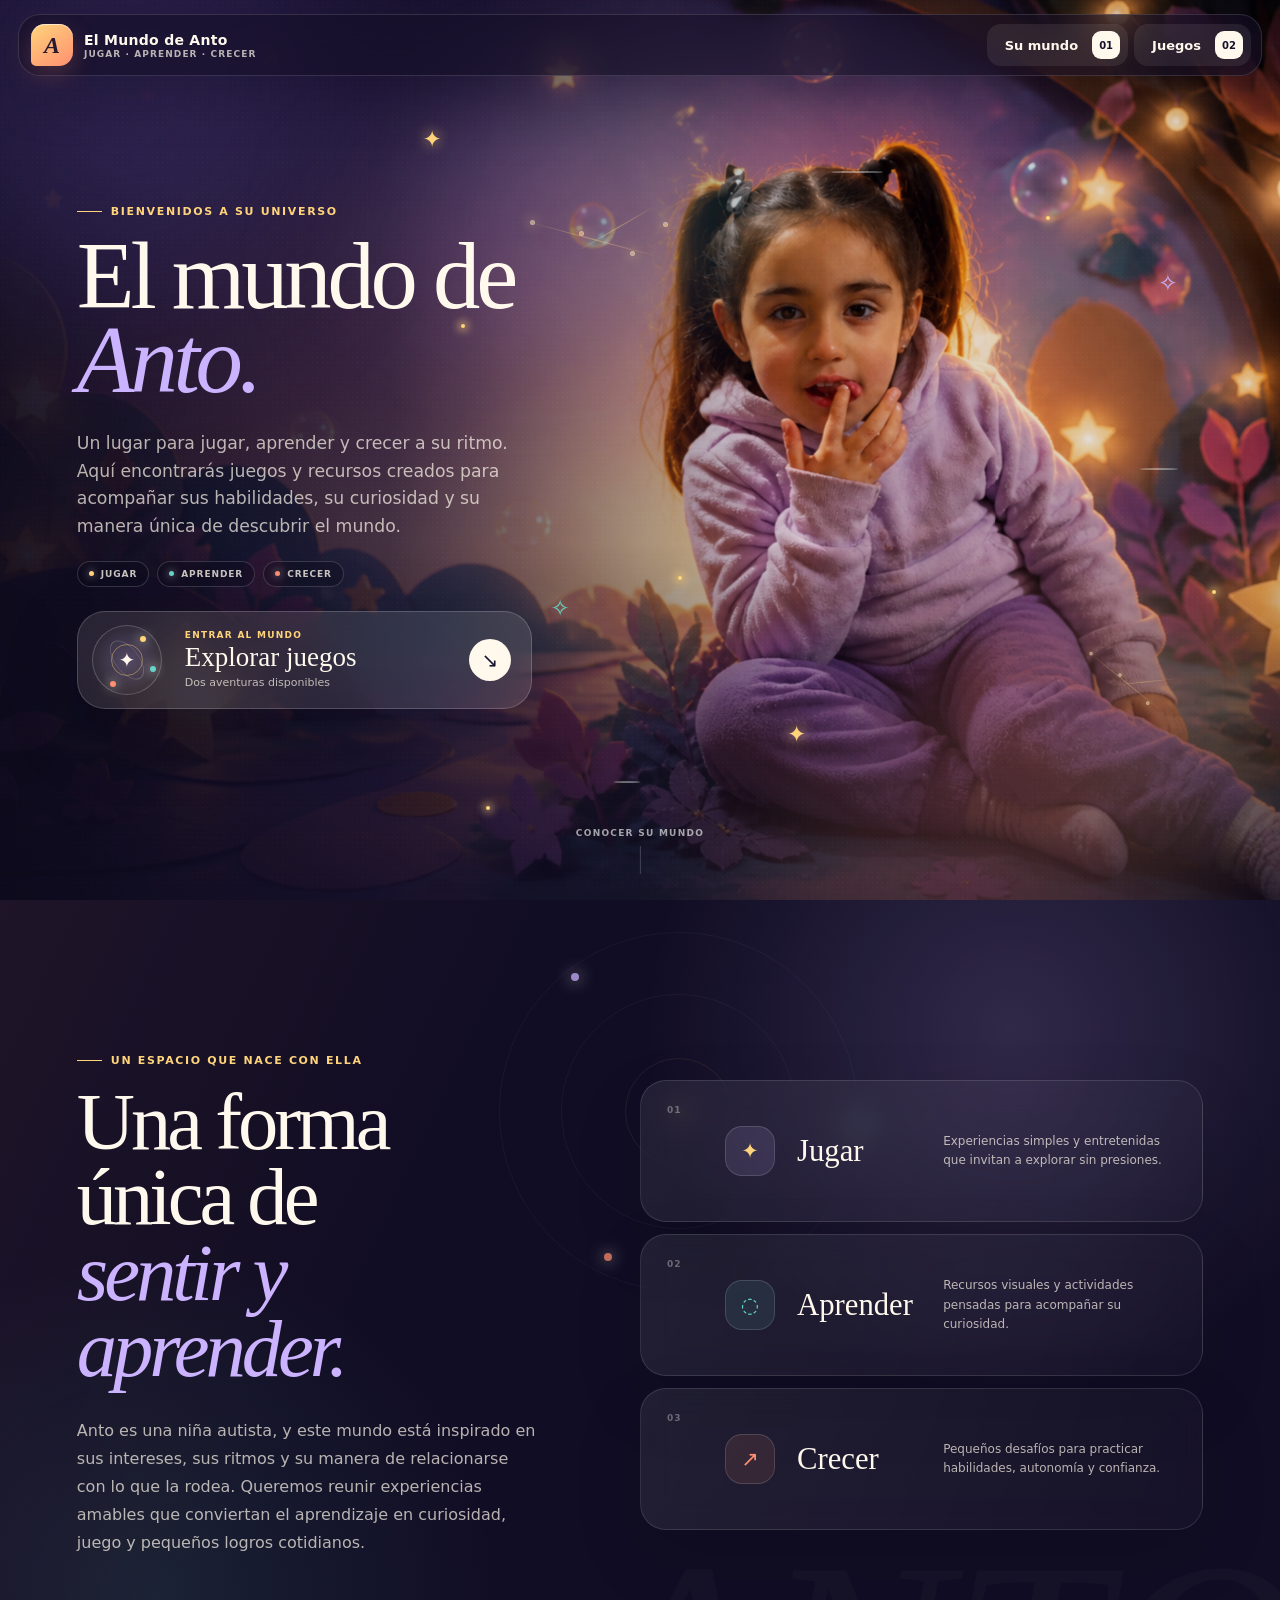
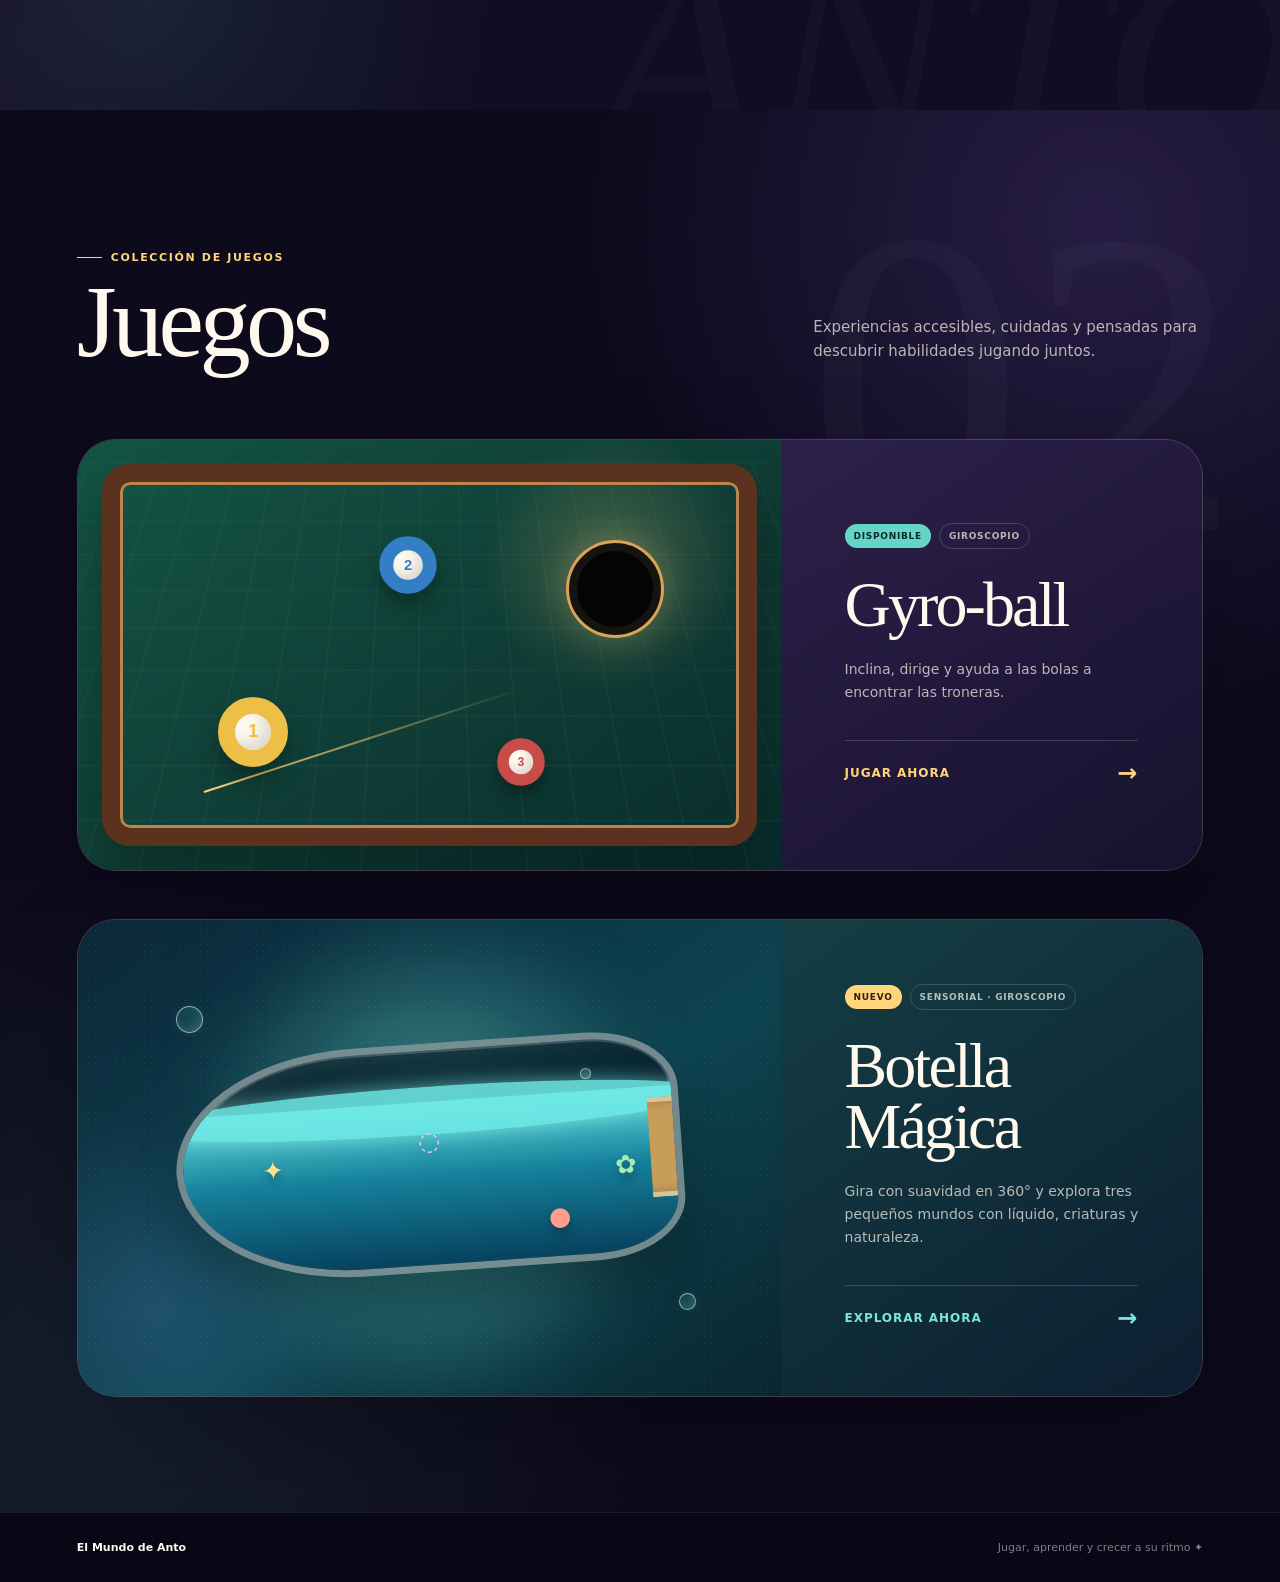
<file: index.html>
<!doctype html>
<html lang="es">
<head>
  <meta charset="utf-8">
  <meta name="viewport" content="width=device-width,initial-scale=1,viewport-fit=cover">
  <meta name="theme-color" content="#17122d">
  <meta name="description" content="El Mundo de Anto: juegos y recursos para aprender, explorar y desarrollar habilidades a su propio ritmo.">
  <title>El Mundo de Anto</title>
  <link rel="stylesheet" href="./styles.css">
  <script src="./home.js" defer></script>
</head>
<body>
  <header class="site-header">
    <a class="brand" href="./" aria-label="Inicio de Proyecto Anto">
      <span class="brand-mark" aria-hidden="true">A</span>
      <span class="brand-copy">
        <strong>El Mundo de Anto</strong>
        <small>Jugar · aprender · crecer</small>
      </span>
    </a>

    <nav class="main-nav" aria-label="Secciones principales">
      <a href="#mundo">
        <span>Su mundo</span>
        <b>01</b>
      </a>
      <a href="#juegos">
        <span>Juegos</span>
        <b>02</b>
      </a>
    </nav>
  </header>

  <main>
    <section class="hero" aria-labelledby="hero-title">
      <figure class="hero-art" aria-hidden="true">
        <img src="./assets/anto-hero-v2.png" alt="" fetchpriority="high">
      </figure>

      <div class="hero-atmosphere" aria-hidden="true">
        <span class="aurora aurora-one"></span>
        <span class="aurora aurora-two"></span>

        <span class="constellation constellation-one">
          <i></i><i></i><i></i><i></i>
        </span>
        <span class="constellation constellation-two">
          <i></i><i></i><i></i>
        </span>

        <span class="dream-bubble bubble-one"></span>
        <span class="dream-bubble bubble-two"></span>
        <span class="dream-bubble bubble-three"></span>

        <span class="floating-star star-one">✦</span>
        <span class="floating-star star-two">✧</span>
        <span class="floating-star star-three">✦</span>
        <span class="floating-star star-four">✧</span>

        <span class="firefly firefly-one"></span>
        <span class="firefly firefly-two"></span>
        <span class="firefly firefly-three"></span>
        <span class="firefly firefly-four"></span>
        <span class="firefly firefly-five"></span>
      </div>

      <div class="hero-glow glow-one" aria-hidden="true"></div>
      <div class="hero-glow glow-two" aria-hidden="true"></div>

      <div class="hero-content">
        <p class="eyebrow"><span aria-hidden="true"></span> Bienvenidos a su universo</p>
        <h1 id="hero-title">El mundo de <em>Anto.</em></h1>
        <p class="hero-description">
          Un lugar para jugar, aprender y crecer a su ritmo. Aquí encontrarás juegos y recursos creados para acompañar sus habilidades, su curiosidad y su manera única de descubrir el mundo.
        </p>

        <div class="hero-values" aria-label="Los pilares del Mundo de Anto">
          <span>Jugar</span>
          <span>Aprender</span>
          <span>Crecer</span>
        </div>

        <a class="portal-menu" href="#juegos">
          <span class="portal-orbit" aria-hidden="true">
            <i></i>
            <i></i>
            <i></i>
            <b>✦</b>
          </span>
          <span class="portal-copy">
            <small>Entrar al mundo</small>
            <strong>Explorar juegos</strong>
            <span>Dos aventuras disponibles</span>
          </span>
          <span class="portal-arrow" aria-hidden="true">↘</span>
        </a>
      </div>

      <a class="scroll-cue" href="#mundo">
        <span>Conocer su mundo</span>
        <i aria-hidden="true"></i>
      </a>
    </section>

    <section id="mundo" class="world-section" aria-labelledby="world-title">
      <div class="world-orbit" aria-hidden="true">
        <span></span><span></span><span></span>
        <b>✦</b>
      </div>

      <div class="world-intro">
        <p class="eyebrow"><span aria-hidden="true"></span> Un espacio que nace con ella</p>
        <h2 id="world-title">Una forma única de <em>sentir y aprender.</em></h2>
        <p>
          Anto es una niña autista, y este mundo está inspirado en sus intereses, sus ritmos y su manera de relacionarse con lo que la rodea. Queremos reunir experiencias amables que conviertan el aprendizaje en curiosidad, juego y pequeños logros cotidianos.
        </p>
      </div>

      <div class="world-values-grid">
        <article>
          <span>01</span>
          <i aria-hidden="true">✦</i>
          <h3>Jugar</h3>
          <p>Experiencias simples y entretenidas que invitan a explorar sin presiones.</p>
        </article>
        <article>
          <span>02</span>
          <i aria-hidden="true">◌</i>
          <h3>Aprender</h3>
          <p>Recursos visuales y actividades pensadas para acompañar su curiosidad.</p>
        </article>
        <article>
          <span>03</span>
          <i aria-hidden="true">↗</i>
          <h3>Crecer</h3>
          <p>Pequeños desafíos para practicar habilidades, autonomía y confianza.</p>
        </article>
      </div>
    </section>

    <section id="juegos" class="games-section" aria-labelledby="games-title">
      <div class="section-heading">
        <div>
          <p class="eyebrow"><span aria-hidden="true"></span> Colección de juegos</p>
          <h2 id="games-title">Juegos</h2>
        </div>
        <p>Experiencias accesibles, cuidadas y pensadas para descubrir habilidades jugando juntos.</p>
      </div>

      <div class="games-grid">
        <a class="game-card" href="./juegos/Gyro-ball/" aria-label="Abrir Gyro-ball">
          <span class="game-art" aria-hidden="true">
            <i class="grid-lines"></i>
            <i class="pocket-ring"></i>
            <i class="pool-ball ball-one">1</i>
            <i class="pool-ball ball-two">2</i>
            <i class="pool-ball ball-three">3</i>
            <span class="tilt-line"></span>
          </span>

          <span class="game-info">
            <span class="game-kicker">
              <b>Disponible</b>
              <i>Giroscopio</i>
            </span>
            <strong class="game-title">Gyro-ball</strong>
            <span class="game-description">Inclina, dirige y ayuda a las bolas a encontrar las troneras.</span>
            <span class="game-action">Jugar ahora <b aria-hidden="true">→</b></span>
          </span>
        </a>

        <a class="game-card bottle-card" href="./juegos/Botella-magica/" aria-label="Abrir Botella Mágica">
          <span class="game-art bottle-art" aria-hidden="true">
            <span class="preview-glow"></span>
            <span class="sensory-bottle">
              <i class="preview-liquid"></i>
              <i class="preview-wave"></i>
              <b class="bottle-charm charm-one">✦</b>
              <b class="bottle-charm charm-two">●</b>
              <b class="bottle-charm charm-three">◌</b>
              <b class="bottle-charm charm-four">✿</b>
            </span>
            <span class="preview-bubble bubble-a"></span>
            <span class="preview-bubble bubble-b"></span>
            <span class="preview-bubble bubble-c"></span>
          </span>

          <span class="game-info">
            <span class="game-kicker">
              <b>Nuevo</b>
              <i>Sensorial · giroscopio</i>
            </span>
            <strong class="game-title">Botella Mágica</strong>
            <span class="game-description">Gira con suavidad en 360° y explora tres pequeños mundos con líquido, criaturas y naturaleza.</span>
            <span class="game-action">Explorar ahora <b aria-hidden="true">→</b></span>
          </span>
        </a>
      </div>
    </section>
  </main>

  <footer>
    <span>El Mundo de Anto</span>
    <span>Jugar, aprender y crecer a su ritmo ✦</span>
  </footer>
</body>
</html>
</file>
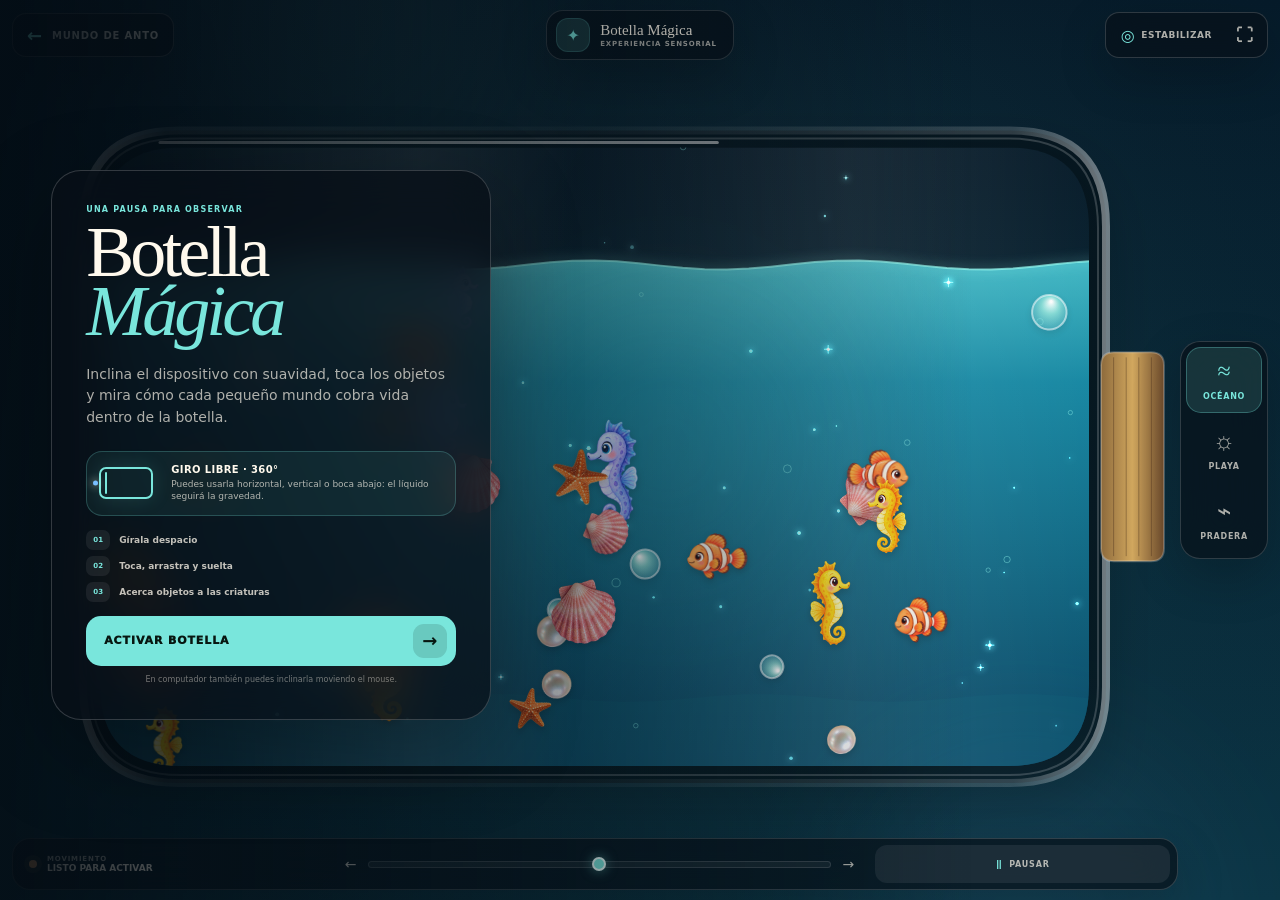
<file: juegos/Botella-magica/index.html>
<!doctype html>
<html lang="es">
<head>
  <meta charset="utf-8">
  <meta name="viewport" content="width=device-width,initial-scale=1,maximum-scale=1,user-scalable=no,viewport-fit=cover">
  <meta name="theme-color" content="#071a27">
  <meta name="description" content="Botella Mágica: una experiencia sensorial del Mundo de Anto controlada con la inclinación del dispositivo.">
  <title>Botella Mágica · El Mundo de Anto</title>
  <link rel="stylesheet" href="./styles.css">
  <script type="module" src="./app.js"></script>
</head>
<body data-theme="ocean">
  <main id="app" class="game-shell">
    <canvas id="bottleCanvas" aria-label="Botella sensorial interactiva"></canvas>

    <div class="ambient-light" aria-hidden="true">
      <span></span><span></span><span></span>
    </div>

    <header class="topbar">
      <a class="home-link" href="../../" aria-label="Volver al Mundo de Anto">
        <span aria-hidden="true">←</span>
        <span>Mundo de Anto</span>
      </a>

      <div class="game-brand" aria-label="Botella Mágica">
        <span class="brand-spark" aria-hidden="true">✦</span>
        <span>
          <strong>Botella Mágica</strong>
          <small>Experiencia sensorial</small>
        </span>
      </div>

      <div class="top-actions">
        <button id="calibrateBtn" class="tool-button" type="button" aria-label="Estabilizar movimiento" title="Estabilizar movimiento">
          <span aria-hidden="true">◎</span>
          <span>Estabilizar</span>
        </button>
        <button id="fullscreenBtn" class="icon-button" type="button" aria-label="Pantalla completa" title="Pantalla completa">
          <span aria-hidden="true">⛶</span>
        </button>
      </div>
    </header>

    <nav class="theme-picker" aria-label="Temas de la botella">
      <button class="theme-button active" type="button" data-theme="ocean" aria-pressed="true">
        <span aria-hidden="true">≈</span>
        <strong>Océano</strong>
      </button>
      <button class="theme-button" type="button" data-theme="beach" aria-pressed="false">
        <span aria-hidden="true">☼</span>
        <strong>Playa</strong>
      </button>
      <button class="theme-button" type="button" data-theme="meadow" aria-pressed="false">
        <span aria-hidden="true">⌁</span>
        <strong>Pradera</strong>
      </button>
    </nav>

    <section id="welcome" class="welcome-layer" aria-labelledby="gameTitle">
      <div class="welcome-card">
        <p class="eyebrow">Una pausa para observar</p>
        <h1 id="gameTitle">Botella<br><em>Mágica</em></h1>
        <p class="welcome-copy">
          Inclina el dispositivo con suavidad, toca los objetos y mira cómo cada pequeño mundo cobra vida dentro de la botella.
        </p>

        <div class="orientation-guide" aria-label="Girar libremente el dispositivo en cualquier dirección">
          <span class="device-shape" aria-hidden="true"><i></i></span>
          <span>
            <strong>Giro libre · 360°</strong>
            <small>Puedes usarla horizontal, vertical o boca abajo: el líquido seguirá la gravedad.</small>
          </span>
        </div>

        <ul class="welcome-notes">
          <li><span aria-hidden="true">01</span> Gírala despacio</li>
          <li><span aria-hidden="true">02</span> Toca, arrastra y suelta</li>
          <li><span aria-hidden="true">03</span> Acerca objetos a las criaturas</li>
        </ul>

        <button id="startBtn" class="start-button" type="button">
          <span>Activar botella</span>
          <b aria-hidden="true">→</b>
        </button>
        <p id="supportHint" class="support-hint">En computador también puedes inclinarla moviendo el mouse.</p>
      </div>
    </section>

    <section id="orientationGuard" class="orientation-guard" role="status" aria-live="polite" aria-hidden="true">
      <div class="guard-card">
        <span class="rotate-device" aria-hidden="true"><i></i></span>
        <p class="eyebrow">Un momento</p>
        <strong id="guardTitle">Gira el dispositivo</strong>
        <p id="guardText">La Botella Mágica se disfruta en horizontal. Gira tu teléfono o tablet de lado para continuar.</p>
      </div>
    </section>

    <footer class="sensory-bar">
      <div class="sensor-status">
        <span id="statusDot" aria-hidden="true"></span>
        <span>
          <small>Movimiento</small>
          <strong id="statusText" aria-live="polite">Listo para activar</strong>
        </span>
      </div>

      <div class="tilt-meter" aria-label="Nivel de inclinación">
        <span aria-hidden="true">←</span>
        <i><b id="tiltMarker"></b></i>
        <span aria-hidden="true">→</span>
      </div>

      <button id="pauseBtn" class="pause-button" type="button" aria-pressed="false">
        <span aria-hidden="true">Ⅱ</span>
        <strong>Pausar</strong>
      </button>
    </footer>

    <div id="toast" class="toast" role="status" aria-live="polite"></div>
  </main>
</body>
</html>
</file>
<file: styles.css>
:root {
  color-scheme: dark;
  --night: #17122d;
  --night-deep: #0d0a1c;
  --paper: #fff8ed;
  --lavender: #cbb3ff;
  --violet: #8f6be8;
  --coral: #ff8f70;
  --gold: #ffd47b;
  --teal: #66d5c7;
  --muted: rgba(255, 248, 237, .7);
  --line: rgba(255, 255, 255, .16);
  --safe-top: max(14px, env(safe-area-inset-top));
  --safe-right: max(18px, env(safe-area-inset-right));
  --safe-bottom: max(14px, env(safe-area-inset-bottom));
  --safe-left: max(18px, env(safe-area-inset-left));
}

* {
  box-sizing: border-box;
}

html {
  scroll-behavior: smooth;
  background: var(--night-deep);
}

body {
  min-width: 320px;
  margin: 0;
  overflow-x: hidden;
  background: var(--night-deep);
  color: var(--paper);
  font-family: "Trebuchet MS", "Segoe UI", system-ui, sans-serif;
}

a {
  color: inherit;
  text-decoration: none;
}

a:focus-visible {
  outline: 3px solid var(--gold);
  outline-offset: 4px;
}

.site-header {
  position: fixed;
  z-index: 20;
  top: var(--safe-top);
  right: var(--safe-right);
  left: var(--safe-left);
  display: flex;
  max-width: 1360px;
  min-height: 62px;
  align-items: center;
  justify-content: space-between;
  margin: 0 auto;
  padding: 8px 10px 8px 12px;
  border: 1px solid rgba(255, 255, 255, .13);
  border-radius: 22px;
  background: rgba(19, 14, 38, .6);
  box-shadow: 0 18px 55px rgba(5, 3, 14, .2);
  backdrop-filter: blur(18px);
  -webkit-backdrop-filter: blur(18px);
}

.brand {
  display: inline-flex;
  align-items: center;
  gap: 11px;
  border-radius: 14px;
}

.brand-mark {
  display: grid;
  width: 42px;
  height: 42px;
  place-items: center;
  border-radius: 14px 14px 14px 5px;
  background: linear-gradient(145deg, var(--gold), var(--coral));
  color: #281930;
  box-shadow: inset 0 1px rgba(255, 255, 255, .6), 0 8px 24px rgba(255, 143, 112, .22);
  font-family: Georgia, serif;
  font-size: 24px;
  font-style: italic;
  font-weight: 900;
}

.brand-copy {
  display: grid;
  gap: 1px;
}

.brand-copy strong {
  font-size: 14px;
  letter-spacing: .02em;
}

.brand-copy small {
  color: var(--muted);
  font-size: 9px;
  font-weight: 800;
  letter-spacing: .12em;
  text-transform: uppercase;
}

.main-nav a {
  display: flex;
  min-height: 42px;
  align-items: center;
  gap: 14px;
  padding: 0 8px 0 18px;
  border-radius: 14px;
  background: rgba(255, 255, 255, .08);
  font-size: 13px;
  font-weight: 900;
}

.main-nav {
  display: flex;
  gap: 6px;
}

.main-nav b {
  display: grid;
  width: 28px;
  height: 28px;
  place-items: center;
  border-radius: 9px;
  background: var(--paper);
  color: var(--night);
  font-size: 10px;
}

.hero {
  position: relative;
  display: grid;
  min-height: 100svh;
  align-items: center;
  isolation: isolate;
  overflow: hidden;
  background: var(--night);
}

.hero-art,
.hero-art::after {
  position: absolute;
  inset: 0;
  margin: 0;
}

.hero-art {
  z-index: -3;
  transform: translate3d(var(--hero-shift-x, 0), var(--hero-shift-y, 0), 0) scale(1.035);
  transition: transform 1.2s cubic-bezier(.2, .8, .2, 1);
  will-change: transform;
}

.hero-art img {
  width: 100%;
  height: 100%;
  object-fit: cover;
  object-position: center center;
  filter: saturate(.94) contrast(1.02);
  animation: hero-breathe 14s ease-in-out infinite alternate;
}

.hero-art::after {
  content: "";
  background:
    linear-gradient(90deg, rgba(13, 10, 28, .94) 0%, rgba(19, 13, 39, .77) 31%, rgba(19, 13, 39, .12) 62%, rgba(13, 10, 28, .12) 100%),
    linear-gradient(0deg, rgba(13, 10, 28, .7) 0%, transparent 40%);
}

.hero::after {
  content: "";
  position: absolute;
  z-index: -1;
  inset: 0;
  opacity: .16;
  pointer-events: none;
  background-image: radial-gradient(rgba(255, 255, 255, .65) .7px, transparent .7px);
  background-size: 5px 5px;
  mix-blend-mode: soft-light;
}

.hero-atmosphere {
  position: absolute;
  z-index: 0;
  inset: 0;
  overflow: hidden;
  pointer-events: none;
  transform: translate3d(var(--effects-shift-x, 0), var(--effects-shift-y, 0), 0);
  transition: transform 1.5s cubic-bezier(.2, .8, .2, 1);
  will-change: transform;
}

.aurora {
  position: absolute;
  width: 42vw;
  min-width: 420px;
  aspect-ratio: 2.2;
  border-radius: 50%;
  opacity: .16;
  filter: blur(48px);
  mix-blend-mode: screen;
  animation: aurora-drift 12s ease-in-out infinite alternate;
}

.aurora-one {
  top: 10%;
  left: 25%;
  background: linear-gradient(90deg, transparent, var(--lavender), var(--teal), transparent);
  transform: rotate(-12deg);
}

.aurora-two {
  right: -9%;
  bottom: 8%;
  background: linear-gradient(90deg, transparent, var(--coral), var(--gold), transparent);
  animation-delay: -5s;
  transform: rotate(18deg);
}

.constellation {
  position: absolute;
  width: 170px;
  height: 120px;
  opacity: .58;
  animation: constellation-float 9s ease-in-out infinite;
}

.constellation::before,
.constellation::after {
  content: "";
  position: absolute;
  height: 1px;
  background: linear-gradient(90deg, rgba(255, 212, 123, .08), rgba(255, 212, 123, .7), rgba(255, 212, 123, .08));
  transform-origin: left;
}

.constellation::before {
  top: 52px;
  left: 22px;
  width: 125px;
  transform: rotate(15deg);
}

.constellation::after {
  top: 78px;
  left: 68px;
  width: 84px;
  transform: rotate(-30deg);
}

.constellation i {
  position: absolute;
  width: 5px;
  height: 5px;
  border: 1px solid rgba(255, 248, 237, .9);
  border-radius: 50%;
  background: var(--gold);
  box-shadow: 0 0 12px 2px rgba(255, 212, 123, .62);
}

.constellation i:nth-child(1) { top: 49px; left: 18px; }
.constellation i:nth-child(2) { top: 60px; left: 67px; }
.constellation i:nth-child(3) { top: 80px; left: 118px; }
.constellation i:nth-child(4) { top: 51px; left: 151px; }

.constellation-one { top: 19%; left: 40%; }
.constellation-two { right: 5%; bottom: 18%; animation-delay: -4s; transform: scale(.72) rotate(24deg); }

.dream-bubble {
  position: absolute;
  border: 1px solid rgba(255, 255, 255, .38);
  border-radius: 50%;
  background:
    radial-gradient(circle at 30% 24%, rgba(255, 255, 255, .55), transparent 8%),
    linear-gradient(145deg, rgba(203, 179, 255, .12), rgba(102, 213, 199, .04) 45%, rgba(255, 143, 112, .14));
  box-shadow: inset -8px -10px 22px rgba(203, 179, 255, .12), 0 0 18px rgba(255, 255, 255, .08);
  animation: bubble-rise 11s ease-in-out infinite;
}

.bubble-one { top: 19%; right: 31%; width: 52px; animation-delay: -2s; }
.bubble-two { top: 52%; right: 8%; width: 38px; animation-delay: -7s; }
.bubble-three { bottom: 13%; left: 48%; width: 26px; animation-delay: -4s; }

.floating-star {
  position: absolute;
  color: var(--gold);
  font-size: clamp(14px, 1.8vw, 28px);
  text-shadow: 0 0 14px rgba(255, 212, 123, .9);
  animation: star-pulse 3.5s ease-in-out infinite;
}

.star-one { top: 14%; left: 33%; }
.star-two { top: 30%; right: 8%; color: var(--lavender); animation-delay: -1.5s; }
.star-three { right: 37%; bottom: 17%; animation-delay: -.7s; }
.star-four { bottom: 31%; left: 43%; color: var(--teal); animation-delay: -2.3s; }

.firefly {
  position: absolute;
  width: 4px;
  height: 4px;
  border-radius: 50%;
  background: var(--gold);
  box-shadow: 0 0 9px 3px rgba(255, 212, 123, .64);
  animation: firefly-wander 8s ease-in-out infinite alternate;
}

.firefly-one { top: 36%; left: 36%; }
.firefly-two { top: 64%; left: 53%; animation-delay: -2s; }
.firefly-three { top: 24%; right: 18%; animation-delay: -5s; }
.firefly-four { right: 5%; bottom: 34%; animation-delay: -3.5s; }
.firefly-five { bottom: 10%; left: 38%; animation-delay: -6s; }

@keyframes hero-breathe {
  from { transform: scale(1); filter: saturate(.94) contrast(1.02) brightness(.96); }
  to { transform: scale(1.028); filter: saturate(1.02) contrast(1.03) brightness(1.03); }
}

@keyframes aurora-drift {
  from { translate: -4% -8%; scale: .9; opacity: .1; }
  to { translate: 6% 12%; scale: 1.12; opacity: .22; }
}

@keyframes constellation-float {
  0%, 100% { translate: 0 0; opacity: .35; }
  50% { translate: 8px -14px; opacity: .7; }
}

@keyframes bubble-rise {
  0%, 100% { translate: 0 10px; scale: .92; opacity: .28; }
  50% { translate: 12px -24px; scale: 1.06; opacity: .72; }
}

@keyframes star-pulse {
  0%, 100% { scale: .72; rotate: -8deg; opacity: .36; }
  50% { scale: 1.16; rotate: 8deg; opacity: .95; }
}

@keyframes firefly-wander {
  0% { translate: -10px 9px; opacity: .15; }
  35% { opacity: .9; }
  65% { opacity: .4; }
  100% { translate: 26px -32px; opacity: .82; }
}

.hero-glow {
  position: absolute;
  z-index: -2;
  width: 34vw;
  aspect-ratio: 1;
  border-radius: 50%;
  opacity: .2;
  filter: blur(90px);
  pointer-events: none;
}

.glow-one {
  top: -15%;
  left: -8%;
  background: var(--violet);
}

.glow-two {
  right: 7%;
  bottom: -24%;
  background: var(--coral);
}

.hero-content {
  position: relative;
  z-index: 2;
  width: min(590px, calc(100% - 48px));
  margin-left: max(6vw, var(--safe-left));
  padding: 124px 0 110px;
}

.eyebrow {
  display: flex;
  align-items: center;
  gap: 9px;
  margin: 0 0 17px;
  color: var(--gold);
  font-size: 11px;
  font-weight: 900;
  letter-spacing: .15em;
  text-transform: uppercase;
}

.eyebrow span {
  width: 25px;
  height: 1px;
  background: currentColor;
}

.hero h1,
.section-heading h2 {
  margin: 0;
  font-family: Georgia, "Times New Roman", serif;
  font-weight: 500;
  letter-spacing: -.045em;
}

.hero h1 {
  max-width: 570px;
  font-size: clamp(52px, 7.4vw, 106px);
  line-height: .88;
  text-wrap: balance;
}

.hero h1 em {
  display: block;
  color: var(--lavender);
  font-weight: 500;
}

.hero-description {
  max-width: 470px;
  margin: 28px 0 30px;
  color: var(--muted);
  font-size: clamp(15px, 1.35vw, 19px);
  line-height: 1.6;
}

.hero-values {
  display: flex;
  flex-wrap: wrap;
  gap: 8px;
  margin: -10px 0 24px;
}

.hero-values span {
  display: inline-flex;
  align-items: center;
  gap: 7px;
  padding: 7px 11px;
  border: 1px solid rgba(255, 255, 255, .16);
  border-radius: 999px;
  background: rgba(13, 10, 28, .3);
  color: rgba(255, 248, 237, .78);
  font-size: 9px;
  font-weight: 900;
  letter-spacing: .1em;
  text-transform: uppercase;
  backdrop-filter: blur(10px);
}

.hero-values span::before {
  content: "";
  width: 5px;
  height: 5px;
  border-radius: 50%;
  background: var(--gold);
  box-shadow: 0 0 8px currentColor;
}

.hero-values span:nth-child(2)::before { background: var(--teal); }
.hero-values span:nth-child(3)::before { background: var(--coral); }

.portal-menu {
  position: relative;
  display: grid;
  width: min(455px, 100%);
  grid-template-columns: 76px minmax(0, 1fr) 48px;
  align-items: center;
  gap: 17px;
  padding: 13px 14px;
  overflow: hidden;
  border: 1px solid rgba(255, 255, 255, .18);
  border-radius: 28px;
  background: rgba(255, 248, 237, .1);
  box-shadow: 0 24px 70px rgba(3, 2, 11, .25);
  backdrop-filter: blur(18px);
  -webkit-backdrop-filter: blur(18px);
  transition: transform .25s ease, background .25s ease, border-color .25s ease;
}

.portal-menu:hover {
  border-color: rgba(255, 212, 123, .52);
  background: rgba(255, 248, 237, .15);
  transform: translateY(-3px);
}

.portal-orbit {
  position: relative;
  display: grid;
  width: 70px;
  height: 70px;
  place-items: center;
  border: 1px solid rgba(255, 255, 255, .2);
  border-radius: 50%;
  background: radial-gradient(circle, rgba(203, 179, 255, .24), rgba(255, 255, 255, .03) 66%);
}

.portal-orbit::before,
.portal-orbit::after {
  content: "";
  position: absolute;
  border: 1px solid rgba(255, 255, 255, .22);
  border-radius: 50%;
}

.portal-orbit::before {
  inset: 11px;
  transform: rotate(52deg) scaleY(.52);
}

.portal-orbit::after {
  inset: 18px;
  border-color: rgba(255, 212, 123, .42);
}

.portal-orbit i {
  position: absolute;
  width: 6px;
  height: 6px;
  border-radius: 50%;
  background: var(--gold);
  box-shadow: 0 0 12px currentColor;
}

.portal-orbit i:nth-child(1) { top: 10px; right: 15px; }
.portal-orbit i:nth-child(2) { right: 5px; bottom: 22px; background: var(--teal); }
.portal-orbit i:nth-child(3) { bottom: 7px; left: 17px; background: var(--coral); }

.portal-orbit b {
  color: var(--paper);
  font-size: 20px;
}

.portal-copy {
  display: grid;
  min-width: 0;
}

.portal-copy small {
  color: var(--gold);
  font-size: 9px;
  font-weight: 900;
  letter-spacing: .14em;
  text-transform: uppercase;
}

.portal-copy strong {
  margin: 2px 0 3px;
  font-family: Georgia, serif;
  font-size: 27px;
  font-weight: 500;
}

.portal-copy span {
  color: var(--muted);
  font-size: 11px;
}

.portal-arrow {
  display: grid;
  width: 42px;
  height: 42px;
  place-items: center;
  border-radius: 50%;
  background: var(--paper);
  color: var(--night);
  font-size: 20px;
  transition: transform .25s ease;
}

.portal-menu:hover .portal-arrow {
  transform: rotate(-45deg);
}

.scroll-cue {
  position: absolute;
  bottom: calc(var(--safe-bottom) + 12px);
  left: 50%;
  display: grid;
  justify-items: center;
  gap: 8px;
  color: rgba(255, 255, 255, .62);
  font-size: 9px;
  font-weight: 900;
  letter-spacing: .14em;
  text-transform: uppercase;
  transform: translateX(-50%);
  z-index: 2;
}

.scroll-cue i {
  position: relative;
  display: block;
  width: 1px;
  height: 28px;
  overflow: hidden;
  background: rgba(255, 255, 255, .2);
}

.scroll-cue i::after {
  content: "";
  position: absolute;
  top: -100%;
  left: 0;
  width: 1px;
  height: 100%;
  background: var(--gold);
  animation: scroll-line 2s ease-in-out infinite;
}

@keyframes scroll-line {
  50%, 100% { transform: translateY(200%); }
}

.world-section {
  position: relative;
  display: grid;
  min-height: 88svh;
  grid-template-columns: minmax(0, .9fr) minmax(520px, 1.1fr);
  align-items: center;
  gap: clamp(54px, 8vw, 120px);
  padding: clamp(110px, 12vw, 170px) max(6vw, var(--safe-right)) clamp(110px, 12vw, 170px) max(6vw, var(--safe-left));
  overflow: hidden;
  background:
    linear-gradient(115deg, rgba(255, 143, 112, .06), transparent 34%),
    radial-gradient(circle at 79% 16%, rgba(203, 179, 255, .17), transparent 30%),
    radial-gradient(circle at 12% 86%, rgba(102, 213, 199, .1), transparent 26%),
    #110d24;
}

.world-section::before {
  content: "ANTO";
  position: absolute;
  right: -2vw;
  bottom: -4vw;
  color: rgba(255, 255, 255, .018);
  font-family: Georgia, serif;
  font-size: min(22vw, 320px);
  font-style: italic;
  line-height: .72;
  pointer-events: none;
}

.world-intro,
.world-values-grid {
  position: relative;
  z-index: 2;
}

.world-intro {
  max-width: 570px;
}

.world-intro h2 {
  margin: 0;
  font-family: Georgia, "Times New Roman", serif;
  font-size: clamp(48px, 6.3vw, 90px);
  font-weight: 500;
  letter-spacing: -.05em;
  line-height: .94;
}

.world-intro h2 em {
  display: block;
  color: var(--lavender);
  font-weight: 500;
}

.world-intro > p:last-child {
  max-width: 540px;
  margin: 30px 0 0;
  color: var(--muted);
  font-size: clamp(15px, 1.25vw, 18px);
  line-height: 1.75;
}

.world-values-grid {
  display: grid;
  gap: 12px;
}

.world-values-grid article {
  position: relative;
  display: grid;
  min-height: 142px;
  grid-template-columns: 40px 54px minmax(110px, .55fr) minmax(190px, 1fr);
  align-items: center;
  gap: 18px;
  padding: 24px 26px;
  overflow: hidden;
  border: 1px solid rgba(255, 255, 255, .12);
  border-radius: 26px;
  background: linear-gradient(110deg, rgba(255, 255, 255, .075), rgba(255, 255, 255, .025));
  box-shadow: 0 26px 70px rgba(3, 2, 11, .12);
  backdrop-filter: blur(16px);
  transition: border-color .3s ease, translate .3s ease, background .3s ease;
}

.world-values-grid article:hover {
  border-color: rgba(255, 212, 123, .38);
  background: linear-gradient(110deg, rgba(255, 255, 255, .11), rgba(255, 255, 255, .035));
  translate: -6px 0;
}

.world-values-grid article > span {
  align-self: start;
  color: rgba(255, 255, 255, .34);
  font-size: 9px;
  font-weight: 900;
  letter-spacing: .12em;
}

.world-values-grid article > i {
  display: grid;
  width: 50px;
  height: 50px;
  place-items: center;
  border: 1px solid rgba(255, 255, 255, .14);
  border-radius: 17px;
  background: rgba(203, 179, 255, .12);
  color: var(--gold);
  font-size: 21px;
  font-style: normal;
}

.world-values-grid article:nth-child(2) > i {
  background: rgba(102, 213, 199, .1);
  color: var(--teal);
}

.world-values-grid article:nth-child(3) > i {
  background: rgba(255, 143, 112, .1);
  color: var(--coral);
}

.world-values-grid h3 {
  margin: 0;
  font-family: Georgia, serif;
  font-size: clamp(25px, 2.4vw, 36px);
  font-weight: 500;
}

.world-values-grid p {
  margin: 0;
  color: var(--muted);
  font-size: 12px;
  line-height: 1.6;
}

.world-orbit {
  position: absolute;
  top: 4%;
  left: 39%;
  width: clamp(220px, 28vw, 430px);
  aspect-ratio: 1;
  border: 1px solid rgba(203, 179, 255, .08);
  border-radius: 50%;
  opacity: .75;
  animation: world-orbit-spin 34s linear infinite;
}

.world-orbit::before,
.world-orbit::after {
  content: "";
  position: absolute;
  border: 1px solid rgba(255, 255, 255, .06);
  border-radius: 50%;
}

.world-orbit::before { inset: 17%; }
.world-orbit::after { inset: 35%; border-color: rgba(255, 212, 123, .11); }

.world-orbit span {
  position: absolute;
  width: 8px;
  height: 8px;
  border-radius: 50%;
  background: var(--lavender);
  box-shadow: 0 0 16px currentColor;
}

.world-orbit span:nth-child(1) { top: 11%; left: 20%; }
.world-orbit span:nth-child(2) { top: 53%; right: -4px; background: var(--teal); }
.world-orbit span:nth-child(3) { bottom: 8%; left: 29%; background: var(--coral); }
.world-orbit b {
  position: absolute;
  top: 50%;
  left: 50%;
  color: var(--gold);
  font-size: 22px;
  translate: -50% -50%;
}

@keyframes world-orbit-spin {
  to { rotate: 1turn; }
}

.games-section {
  position: relative;
  min-height: 100svh;
  padding: clamp(95px, 11vw, 150px) max(6vw, var(--safe-right)) clamp(90px, 9vw, 130px) max(6vw, var(--safe-left));
  overflow: hidden;
  background:
    radial-gradient(circle at 86% 8%, rgba(143, 107, 232, .2), transparent 30%),
    radial-gradient(circle at 8% 92%, rgba(102, 213, 199, .1), transparent 32%),
    var(--night-deep);
}

.games-section::before {
  content: "02";
  position: absolute;
  top: 4%;
  right: 3%;
  color: rgba(255, 255, 255, .025);
  font-family: Georgia, serif;
  font-size: min(34vw, 440px);
  line-height: 1;
  pointer-events: none;
}

.section-heading {
  position: relative;
  display: flex;
  max-width: 1180px;
  align-items: end;
  justify-content: space-between;
  gap: 30px;
  margin: 0 auto clamp(42px, 6vw, 76px);
}

.section-heading h2 {
  font-size: clamp(58px, 8vw, 112px);
  line-height: .8;
}

.section-heading > p {
  max-width: 390px;
  margin: 0;
  color: var(--muted);
  font-size: 15px;
  line-height: 1.6;
}

.games-grid {
  position: relative;
  display: grid;
  max-width: 1180px;
  gap: clamp(28px, 4vw, 48px);
  margin: 0 auto;
}

.games-grid .game-card {
  width: 100%;
  margin: 0;
}

.game-card {
  position: relative;
  display: grid;
  max-width: 1180px;
  min-height: 430px;
  grid-template-columns: minmax(0, 1.25fr) minmax(320px, .75fr);
  margin: 0 auto;
  overflow: hidden;
  border: 1px solid var(--line);
  border-radius: 38px;
  background: rgba(255, 255, 255, .055);
  box-shadow: 0 42px 100px rgba(0, 0, 0, .25);
  transition: border-color .3s ease, transform .3s ease, box-shadow .3s ease;
}

.game-card:hover {
  border-color: rgba(255, 212, 123, .46);
  box-shadow: 0 48px 110px rgba(0, 0, 0, .34);
  transform: translateY(-5px);
}

.game-art {
  position: relative;
  min-height: 430px;
  overflow: hidden;
  background:
    radial-gradient(circle at 76% 28%, rgba(255, 212, 123, .22), transparent 21%),
    linear-gradient(145deg, #145545, #0f3c35 58%, #082c2c);
}

.game-art::after {
  content: "";
  position: absolute;
  inset: 24px;
  border: 18px solid #5a321e;
  border-radius: 28px;
  box-shadow: inset 0 0 0 3px #bd854d, 0 24px 50px rgba(0, 0, 0, .28);
}

.grid-lines {
  position: absolute;
  inset: 0;
  opacity: .12;
  background-image:
    linear-gradient(rgba(255, 255, 255, .3) 1px, transparent 1px),
    linear-gradient(90deg, rgba(255, 255, 255, .3) 1px, transparent 1px);
  background-size: 38px 38px;
  transform: perspective(400px) rotateX(22deg) scale(1.2);
}

.pocket-ring {
  position: absolute;
  z-index: 2;
  top: 24%;
  right: 17%;
  width: 92px;
  aspect-ratio: 1;
  border: 8px solid #161411;
  border-radius: 50%;
  background: #030404;
  box-shadow: 0 0 0 3px #d8a556, 0 0 38px rgba(255, 212, 123, .3);
}

.pool-ball {
  position: absolute;
  z-index: 3;
  display: grid;
  width: 70px;
  aspect-ratio: 1;
  place-items: center;
  border: 17px solid currentColor;
  border-radius: 50%;
  background: #fffaf0;
  color: #edbf46;
  box-shadow: inset -7px -7px 14px rgba(0, 0, 0, .13), 0 14px 22px rgba(0, 0, 0, .3);
  font-family: Arial, sans-serif;
  font-size: 18px;
  font-style: normal;
  font-weight: 900;
}

.ball-one { bottom: 24%; left: 20%; }
.ball-two { top: 21%; left: 42%; color: #347ec6; transform: scale(.82); }
.ball-three { right: 32%; bottom: 17%; color: #c84d49; transform: scale(.68); }

.tilt-line {
  position: absolute;
  z-index: 2;
  bottom: 18%;
  left: 18%;
  width: 48%;
  height: 2px;
  background: linear-gradient(90deg, var(--gold), transparent);
  transform: rotate(-18deg);
  transform-origin: left;
}

.bottle-art {
  isolation: isolate;
  background:
    radial-gradient(circle at 50% 46%, rgba(121, 230, 220, .28), transparent 34%),
    radial-gradient(circle at 12% 82%, rgba(111, 170, 255, .18), transparent 27%),
    linear-gradient(145deg, #092638, #0d4350 58%, #09262f);
}

.bottle-art.game-art::after {
  inset: 0;
  border: 0;
  border-radius: 0;
  background:
    radial-gradient(rgba(255, 255, 255, .25) .7px, transparent .7px),
    linear-gradient(115deg, rgba(255, 255, 255, .05), transparent 42%);
  background-size: 7px 7px, auto;
  box-shadow: none;
  opacity: .32;
}

.preview-glow {
  position: absolute;
  z-index: 1;
  top: 50%;
  left: 50%;
  width: 58%;
  aspect-ratio: 1;
  border-radius: 50%;
  background: rgba(121, 230, 220, .22);
  filter: blur(42px);
  transform: translate(-50%, -50%);
}

.sensory-bottle {
  position: absolute;
  z-index: 2;
  top: 50%;
  left: 50%;
  width: 72%;
  height: 48%;
  overflow: hidden;
  border: 7px solid rgba(240, 255, 252, .46);
  border-radius: 36% 18% 18% 36% / 50% 26% 26% 50%;
  background: rgba(6, 27, 39, .74);
  box-shadow:
    inset 0 0 0 2px rgba(255, 255, 255, .18),
    inset 18px 0 25px rgba(255, 255, 255, .09),
    0 28px 48px rgba(0, 0, 0, .28);
  transform: translate(-50%, -50%) rotate(-4deg);
  animation: preview-bottle-tilt 5s ease-in-out infinite;
}

.sensory-bottle::before {
  content: "";
  position: absolute;
  z-index: 4;
  top: 29%;
  right: -8%;
  width: 12%;
  height: 42%;
  border: 5px solid rgba(240, 255, 252, .4);
  border-left: 0;
  border-radius: 0 10px 10px 0;
  background: #c79d59;
  box-shadow: inset -8px 0 10px rgba(71, 44, 25, .3);
}

.preview-liquid {
  position: absolute;
  inset: 24% 0 0;
  background: linear-gradient(180deg, rgba(105, 229, 227, .95), rgba(22, 135, 162, .94) 45%, rgba(7, 66, 95, .96));
}

.preview-wave {
  position: absolute;
  z-index: 2;
  top: 17%;
  left: -8%;
  width: 116%;
  height: 22%;
  border-radius: 50%;
  background: rgba(111, 236, 232, .85);
  box-shadow: 0 0 18px rgba(143, 247, 238, .55);
  animation: preview-wave 5s ease-in-out infinite;
}

.bottle-charm {
  position: absolute;
  z-index: 3;
  display: grid;
  place-items: center;
  color: #ffe18b;
  font-size: clamp(16px, 2vw, 26px);
  font-style: normal;
  text-shadow: 0 6px 9px rgba(0, 0, 0, .25);
  animation: preview-charm 4s ease-in-out infinite alternate;
}

.charm-one { top: 44%; left: 16%; }
.charm-two { right: 22%; bottom: 12%; color: #ff9c8c; animation-delay: -1.5s; }
.charm-three { top: 35%; left: 48%; color: #d8c8ff; animation-delay: -2.4s; }
.charm-four { right: 8%; bottom: 34%; color: #a7ebb2; animation-delay: -.7s; }

.preview-bubble {
  position: absolute;
  z-index: 3;
  border: 1px solid rgba(255, 255, 255, .54);
  border-radius: 50%;
  background: rgba(121, 230, 220, .1);
  box-shadow: inset -4px -4px 9px rgba(121, 230, 220, .16), 0 0 9px rgba(255, 255, 255, .08);
  animation: preview-bubble-rise 5s ease-in-out infinite;
}

.bubble-a { top: 18%; left: 14%; width: 27px; height: 27px; }
.bubble-b { right: 12%; bottom: 18%; width: 17px; height: 17px; animation-delay: -2s; }
.bubble-c { top: 31%; right: 27%; width: 11px; height: 11px; animation-delay: -3.4s; }

.bottle-card .game-info {
  background: linear-gradient(145deg, rgba(20, 64, 70, .97), rgba(13, 31, 49, .99));
}

.bottle-card .game-kicker b {
  background: #ffd47b;
  color: #30210d;
}

.bottle-card .game-action {
  color: #79e6dc;
}

@keyframes preview-bottle-tilt {
  0%, 100% { transform: translate(-50%, -50%) rotate(-4deg); }
  50% { transform: translate(-50%, -50%) rotate(4deg); }
}

@keyframes preview-wave {
  0%, 100% { transform: translateY(3px) rotate(-3deg); }
  50% { transform: translateY(-3px) rotate(3deg); }
}

@keyframes preview-charm {
  to { translate: 12px -10px; rotate: 18deg; }
}

@keyframes preview-bubble-rise {
  0%, 100% { translate: 0 12px; opacity: .25; }
  50% { translate: 7px -18px; opacity: .85; }
}

.game-info {
  position: relative;
  z-index: 2;
  display: flex;
  flex-direction: column;
  justify-content: center;
  padding: clamp(34px, 5vw, 68px);
  background: linear-gradient(145deg, rgba(45, 33, 76, .96), rgba(24, 18, 46, .98));
}

.game-kicker {
  display: flex;
  align-items: center;
  gap: 8px;
  margin-bottom: 26px;
}

.game-kicker b,
.game-kicker i {
  padding: 7px 9px;
  border-radius: 999px;
  font-size: 9px;
  font-style: normal;
  font-weight: 900;
  letter-spacing: .08em;
  text-transform: uppercase;
}

.game-kicker b {
  background: var(--teal);
  color: #092b27;
}

.game-kicker i {
  border: 1px solid var(--line);
  color: var(--muted);
}

.game-title {
  font-family: Georgia, serif;
  font-size: clamp(45px, 5vw, 72px);
  font-weight: 500;
  letter-spacing: -.045em;
  line-height: .95;
}

.game-description {
  margin: 22px 0 36px;
  color: var(--muted);
  font-size: 14px;
  line-height: 1.65;
}

.game-action {
  display: flex;
  align-items: center;
  justify-content: space-between;
  padding-top: 18px;
  border-top: 1px solid var(--line);
  color: var(--gold);
  font-size: 12px;
  font-weight: 900;
  letter-spacing: .08em;
  text-transform: uppercase;
}

.game-action b {
  font-size: 24px;
  transition: transform .25s ease;
}

.game-card:hover .game-action b {
  transform: translateX(6px);
}

footer {
  display: flex;
  align-items: center;
  justify-content: space-between;
  gap: 20px;
  padding: 28px max(6vw, var(--safe-right)) max(28px, var(--safe-bottom)) max(6vw, var(--safe-left));
  border-top: 1px solid rgba(255, 255, 255, .08);
  background: #090716;
  color: rgba(255, 255, 255, .48);
  font-size: 11px;
}

footer span:first-child {
  color: var(--paper);
  font-weight: 900;
}

@media (max-width: 820px) {
  .site-header {
    min-height: 56px;
    border-radius: 18px;
  }

  .brand-mark {
    width: 38px;
    height: 38px;
  }

  .brand-copy small {
    display: none;
  }

  .main-nav a {
    min-height: 38px;
    gap: 9px;
    padding-left: 13px;
  }

  .hero {
    min-height: max(760px, 100svh);
    align-items: end;
  }

  .hero-art img {
    object-position: 62% center;
  }

  .hero-art::after {
    background:
      linear-gradient(0deg, rgba(13, 10, 28, .98) 0%, rgba(13, 10, 28, .88) 31%, rgba(13, 10, 28, .08) 68%),
      linear-gradient(90deg, rgba(13, 10, 28, .42), transparent 70%);
  }

  .hero-content {
    width: auto;
    margin: 0;
    padding: 55vh 22px 98px;
  }

  .hero h1 {
    max-width: 560px;
    font-size: clamp(48px, 15vw, 76px);
  }

  .hero-description {
    margin: 20px 0 24px;
    font-size: 14px;
  }

  .hero-values {
    margin-top: -8px;
  }

  .constellation-one {
    top: 20%;
    left: 9%;
    transform: scale(.72);
  }

  .constellation-two,
  .bubble-three,
  .star-four {
    display: none;
  }

  .scroll-cue {
    display: none;
  }

  .section-heading {
    display: grid;
    align-items: start;
  }

  .world-section {
    min-height: auto;
    grid-template-columns: 1fr;
    gap: 58px;
    padding-top: 110px;
    padding-bottom: 110px;
  }

  .world-intro {
    max-width: 680px;
  }

  .world-values-grid {
    max-width: 680px;
  }

  .world-orbit {
    top: 5%;
    right: -14%;
    left: auto;
  }

  .section-heading > p {
    max-width: 520px;
  }

  .game-card {
    grid-template-columns: 1fr;
    border-radius: 28px;
  }

  .game-art {
    min-height: 330px;
  }

  .game-info {
    min-height: 330px;
  }

  footer {
    align-items: flex-start;
    flex-direction: column;
  }
}

@media (max-width: 460px) {
  :root {
    --safe-right: max(10px, env(safe-area-inset-right));
    --safe-left: max(10px, env(safe-area-inset-left));
  }

  .brand-copy strong {
    font-size: 12px;
  }

  .site-header {
    padding-left: 8px;
  }

  .main-nav {
    gap: 2px;
  }

  .main-nav a > span {
    display: none;
  }

  .main-nav a {
    padding: 0 5px;
    background: transparent;
  }

  .hero-content {
    padding-right: 16px;
    padding-left: 16px;
  }

  .hero-description {
    line-height: 1.55;
  }

  .hero-values {
    gap: 5px;
  }

  .hero-values span {
    padding: 6px 8px;
    font-size: 8px;
  }

  .portal-menu {
    grid-template-columns: 58px minmax(0, 1fr) 38px;
    gap: 11px;
    border-radius: 22px;
  }

  .portal-orbit {
    width: 54px;
    height: 54px;
  }

  .portal-copy strong {
    font-size: 23px;
  }

  .portal-arrow {
    width: 36px;
    height: 36px;
  }

  .games-section {
    padding-right: 14px;
    padding-left: 14px;
  }

  .world-section {
    gap: 44px;
    padding: 92px 16px;
  }

  .world-intro h2 {
    font-size: clamp(45px, 14vw, 64px);
  }

  .world-intro > p:last-child {
    margin-top: 24px;
    font-size: 14px;
    line-height: 1.7;
  }

  .world-values-grid article {
    min-height: 0;
    grid-template-columns: 30px 46px 1fr;
    gap: 12px;
    padding: 20px 18px;
    border-radius: 22px;
  }

  .world-values-grid article > i {
    width: 44px;
    height: 44px;
    border-radius: 14px;
  }

  .world-values-grid h3 {
    font-size: 27px;
  }

  .world-values-grid p {
    grid-column: 2 / -1;
    padding-left: 0;
  }

  .game-art,
  .game-info {
    min-height: 285px;
  }

  .game-art::after {
    inset: 16px;
    border-width: 13px;
  }

  .pool-ball {
    width: 55px;
    border-width: 13px;
    font-size: 14px;
  }

  .pocket-ring {
    width: 70px;
  }
}

@media (max-height: 560px) and (orientation: landscape) {
  .site-header {
    min-height: 48px;
    padding-block: 4px;
  }

  .brand-mark {
    width: 34px;
    height: 34px;
    font-size: 19px;
  }

  .main-nav a {
    min-height: 34px;
  }

  .hero {
    min-height: 100svh;
    align-items: center;
  }

  .hero-content {
    width: min(48%, 520px);
    margin-left: max(4vw, var(--safe-left));
    padding: 82px 0 30px;
  }

  .hero h1 {
    font-size: clamp(38px, 10.5vh, 62px);
  }

  .hero-description {
    margin: 14px 0 16px;
    font-size: 12px;
    line-height: 1.45;
  }

  .hero-values {
    display: none;
  }

  .eyebrow {
    margin-bottom: 10px;
    font-size: 8px;
  }

  .portal-menu {
    grid-template-columns: 52px minmax(0, 1fr) 36px;
    gap: 10px;
    padding: 8px 10px;
    border-radius: 20px;
  }

  .portal-orbit {
    width: 48px;
    height: 48px;
  }

  .portal-copy strong {
    font-size: 20px;
  }

  .portal-arrow {
    width: 32px;
    height: 32px;
    font-size: 16px;
  }

  .scroll-cue {
    display: none;
  }
}

@media (prefers-reduced-motion: reduce) {
  html {
    scroll-behavior: auto;
  }

  *,
  *::before,
  *::after {
    animation-duration: .01ms !important;
    animation-iteration-count: 1 !important;
    transition-duration: .01ms !important;
  }
}
</file>
<file: juegos/Botella-magica/styles.css>
:root {
  color-scheme: dark;
  --paper: #fff9ed;
  --muted: rgba(255, 249, 237, .68);
  --line: rgba(255, 255, 255, .16);
  --panel: rgba(7, 17, 26, .72);
  --accent: #79e6dc;
  --accent-rgb: 121, 230, 220;
  --accent-two: #79bfff;
  --deep: #06131f;
  --safe-top: max(10px, env(safe-area-inset-top));
  --safe-right: max(12px, env(safe-area-inset-right));
  --safe-bottom: max(10px, env(safe-area-inset-bottom));
  --safe-left: max(12px, env(safe-area-inset-left));
}

body[data-theme="beach"] {
  --accent: #ffd179;
  --accent-rgb: 255, 209, 121;
  --accent-two: #ff9f74;
  --deep: #25160f;
  --panel: rgba(31, 19, 13, .72);
}

body[data-theme="meadow"] {
  --accent: #a8e67c;
  --accent-rgb: 168, 230, 124;
  --accent-two: #f2c96d;
  --deep: #0d1d18;
  --panel: rgba(10, 27, 21, .72);
}

* {
  box-sizing: border-box;
  -webkit-tap-highlight-color: transparent;
}

html,
body {
  width: 100%;
  height: 100%;
  height: 100dvh;
  margin: 0;
  overflow: hidden;
  background: var(--deep);
  color: var(--paper);
  font-family: "Trebuchet MS", "Segoe UI", system-ui, sans-serif;
  overscroll-behavior: none;
  touch-action: none;
}

button,
a {
  color: inherit;
  font: inherit;
}

button {
  border: 0;
}

button,
a {
  touch-action: manipulation;
}

button:focus-visible,
a:focus-visible {
  outline: 3px solid var(--accent);
  outline-offset: 3px;
}

.game-shell,
#bottleCanvas {
  position: fixed;
  inset: 0;
  height: 100%;
  height: 100dvh;
}

.game-shell {
  isolation: isolate;
  overflow: hidden;
  background:
    radial-gradient(circle at 76% 18%, rgba(var(--accent-rgb), .13), transparent 26%),
    radial-gradient(circle at 16% 84%, color-mix(in srgb, var(--accent-two) 12%, transparent), transparent 28%),
    var(--deep);
  transition: background .6s ease;
}

#bottleCanvas {
  z-index: 1;
  display: block;
  width: 100%;
  height: 100%;
  cursor: grab;
}

#bottleCanvas.grabbing {
  cursor: grabbing;
}

.ambient-light {
  position: fixed;
  z-index: 2;
  inset: 0;
  overflow: hidden;
  pointer-events: none;
}

.ambient-light span {
  position: absolute;
  width: 28vw;
  min-width: 260px;
  aspect-ratio: 1;
  border-radius: 50%;
  background: var(--accent);
  opacity: .075;
  filter: blur(80px);
  animation: ambient-drift 12s ease-in-out infinite alternate;
}

.ambient-light span:nth-child(1) { top: -18%; left: 12%; }
.ambient-light span:nth-child(2) { right: 6%; bottom: -23%; background: var(--accent-two); animation-delay: -5s; }
.ambient-light span:nth-child(3) { top: 35%; left: 42%; width: 18vw; animation-delay: -8s; }

@keyframes ambient-drift {
  to { translate: 5vw 3vh; scale: 1.2; opacity: .13; }
}

.topbar {
  position: fixed;
  z-index: 30;
  top: var(--safe-top);
  right: var(--safe-right);
  left: var(--safe-left);
  display: grid;
  grid-template-columns: 1fr auto 1fr;
  align-items: center;
  gap: 14px;
  pointer-events: none;
}

.home-link,
.game-brand,
.top-actions,
.theme-picker,
.sensory-bar {
  border: 1px solid var(--line);
  background: var(--panel);
  box-shadow: 0 18px 50px rgba(0, 0, 0, .2);
  backdrop-filter: blur(18px);
  -webkit-backdrop-filter: blur(18px);
}

.home-link {
  display: inline-flex;
  width: max-content;
  min-height: 44px;
  align-items: center;
  gap: 9px;
  padding: 0 14px;
  border-radius: 14px;
  color: var(--muted);
  font-size: 10px;
  font-weight: 900;
  letter-spacing: .08em;
  pointer-events: auto;
  text-decoration: none;
  text-transform: uppercase;
  transition: color .2s ease, border-color .2s ease, transform .2s ease;
}

.home-link > span:first-child {
  color: var(--accent);
  font-size: 18px;
}

.home-link:hover {
  border-color: rgba(var(--accent-rgb), .55);
  color: var(--paper);
  transform: translateY(-2px);
}

.game-brand {
  display: flex;
  min-height: 48px;
  align-items: center;
  gap: 10px;
  padding: 7px 16px 7px 9px;
  border-radius: 17px;
}

.brand-spark {
  display: grid;
  width: 34px;
  height: 34px;
  place-items: center;
  border-radius: 12px;
  background: rgba(var(--accent-rgb), .17);
  color: var(--accent);
  box-shadow: inset 0 0 0 1px rgba(var(--accent-rgb), .2);
}

.game-brand > span:last-child {
  display: grid;
  gap: 1px;
}

.game-brand strong {
  font-family: Georgia, serif;
  font-size: 15px;
  font-weight: 500;
}

.game-brand small {
  color: var(--muted);
  font-size: 7px;
  font-weight: 900;
  letter-spacing: .12em;
  text-transform: uppercase;
}

.top-actions {
  display: flex;
  width: max-content;
  justify-self: end;
  gap: 4px;
  padding: 4px;
  border-radius: 14px;
  pointer-events: auto;
}

.tool-button,
.icon-button {
  display: inline-flex;
  min-height: 36px;
  align-items: center;
  justify-content: center;
  gap: 6px;
  border-radius: 10px;
  background: transparent;
  color: var(--muted);
  cursor: pointer;
  font-size: 9px;
  font-weight: 900;
  letter-spacing: .06em;
  text-transform: uppercase;
}

.tool-button { padding: 0 11px; }
.icon-button { width: 36px; padding: 0; font-size: 17px; }

.tool-button:hover,
.icon-button:hover {
  background: rgba(255, 255, 255, .08);
  color: var(--paper);
}

.tool-button > span:first-child {
  color: var(--accent);
  font-size: 16px;
}

.theme-picker {
  position: fixed;
  z-index: 32;
  top: 50%;
  right: var(--safe-right);
  display: grid;
  gap: 4px;
  padding: 5px;
  border-radius: 20px;
  transform: translateY(-50%);
}

.theme-button {
  display: grid;
  width: 76px;
  min-height: 66px;
  place-items: center;
  gap: 2px;
  padding: 7px 5px;
  border: 1px solid transparent;
  border-radius: 15px;
  background: transparent;
  color: var(--muted);
  cursor: pointer;
  transition: color .2s ease, background .2s ease, border-color .2s ease, transform .2s ease;
}

.theme-button > span {
  color: currentColor;
  font-family: Georgia, serif;
  font-size: 24px;
  line-height: 1;
}

.theme-button strong {
  font-size: 8px;
  letter-spacing: .09em;
  text-transform: uppercase;
}

.theme-button:hover {
  color: var(--paper);
  transform: translateX(-2px);
}

.theme-button.active {
  border-color: rgba(var(--accent-rgb), .3);
  background: rgba(var(--accent-rgb), .14);
  color: var(--accent);
}

.welcome-layer {
  position: fixed;
  z-index: 40;
  inset: 0;
  display: flex;
  align-items: center;
  padding: clamp(76px, 10vh, 96px) 110px clamp(82px, 12vh, 100px) max(4vw, var(--safe-left));
  background: linear-gradient(90deg, rgba(4, 12, 19, .88), rgba(4, 12, 19, .28) 54%, transparent 76%);
  pointer-events: none;
  transition: opacity .55s ease, visibility .55s ease;
}

.welcome-layer.hidden {
  visibility: hidden;
  opacity: 0;
}

.welcome-card {
  width: min(440px, 44vw);
  max-height: 100%;
  overflow-y: auto;
  padding: clamp(20px, 3vw, 34px);
  border: 1px solid rgba(255, 255, 255, .18);
  border-radius: 30px;
  background: rgba(7, 14, 23, .72);
  box-shadow: 0 30px 90px rgba(0, 0, 0, .28);
  pointer-events: auto;
  scrollbar-width: thin;
  backdrop-filter: blur(22px);
  -webkit-backdrop-filter: blur(22px);
}

.eyebrow {
  margin: 0 0 9px;
  color: var(--accent);
  font-size: 8px;
  font-weight: 900;
  letter-spacing: .15em;
  text-transform: uppercase;
}

.welcome-card h1 {
  margin: 0;
  font-family: Georgia, "Times New Roman", serif;
  font-size: clamp(48px, 8vh, 72px);
  font-weight: 500;
  letter-spacing: -.055em;
  line-height: .82;
}

.welcome-card h1 em {
  color: var(--accent);
  font-weight: 500;
}

.welcome-copy {
  margin: clamp(15px, 2.5vh, 23px) 0;
  color: var(--muted);
  font-size: clamp(11px, 1.65vh, 14px);
  line-height: 1.55;
}

.orientation-guide {
  display: grid;
  grid-template-columns: 60px 1fr;
  align-items: center;
  gap: 12px;
  padding: 12px;
  border: 1px solid rgba(var(--accent-rgb), .23);
  border-radius: 16px;
  background: rgba(var(--accent-rgb), .07);
}

.device-shape {
  position: relative;
  display: block;
  width: 54px;
  height: 32px;
  border: 2px solid var(--accent);
  border-radius: 7px;
  box-shadow: 0 0 20px rgba(var(--accent-rgb), .13);
  animation: device-tilt 3s ease-in-out infinite;
}

.device-shape::after {
  content: "";
  position: absolute;
  top: 3px;
  bottom: 3px;
  left: 4px;
  width: 2px;
  border-radius: 3px;
  background: var(--accent);
}

.device-shape i {
  position: absolute;
  top: 50%;
  left: -8px;
  width: 5px;
  height: 5px;
  border-radius: 50%;
  background: var(--accent-two);
  box-shadow: 0 0 9px currentColor;
  translate: 0 -50%;
}

.orientation-guide > span:last-child {
  display: grid;
  gap: 3px;
}

.orientation-guide strong {
  font-size: 10px;
  letter-spacing: .04em;
  text-transform: uppercase;
}

.orientation-guide small {
  color: var(--muted);
  font-size: 9px;
  line-height: 1.35;
}

@keyframes device-tilt {
  0%, 100% { rotate: -4deg; }
  50% { rotate: 4deg; }
}

.welcome-notes {
  display: grid;
  gap: 6px;
  margin: 14px 0;
  padding: 0;
  list-style: none;
}

.welcome-notes li {
  display: flex;
  align-items: center;
  gap: 9px;
  color: rgba(255, 249, 237, .76);
  font-size: 9px;
  font-weight: 800;
}

.welcome-notes span {
  display: grid;
  width: 24px;
  height: 20px;
  place-items: center;
  border-radius: 7px;
  background: rgba(255, 255, 255, .07);
  color: var(--accent);
  font-size: 7px;
}

.start-button {
  display: flex;
  width: 100%;
  min-height: 50px;
  align-items: center;
  justify-content: space-between;
  padding: 0 9px 0 18px;
  border-radius: 15px;
  background: var(--accent);
  color: #071610;
  cursor: pointer;
  font-size: 11px;
  font-weight: 950;
  letter-spacing: .08em;
  text-transform: uppercase;
  transition: filter .2s ease, transform .2s ease;
}

.start-button:hover { filter: brightness(1.08); transform: translateY(-2px); }
.start-button:active { transform: scale(.985); }

.start-button b {
  display: grid;
  width: 34px;
  height: 34px;
  place-items: center;
  border-radius: 11px;
  background: rgba(7, 22, 16, .14);
  font-size: 18px;
}

.support-hint {
  margin: 8px 0 0;
  color: rgba(255, 249, 237, .43);
  font-size: 8px;
  line-height: 1.4;
  text-align: center;
}

.orientation-guard {
  position: fixed;
  z-index: 60;
  inset: 0;
  display: none;
  place-items: center;
  padding: 24px;
  background:
    radial-gradient(circle at 50% 42%, rgba(var(--accent-rgb), .16), transparent 30%),
    rgba(4, 10, 15, .96);
  text-align: center;
  backdrop-filter: blur(22px);
}

.orientation-guard.visible { display: grid; }

.guard-card {
  display: grid;
  max-width: 360px;
  justify-items: center;
}

.guard-card .eyebrow { margin-top: 24px; }

.guard-card > strong {
  font-family: Georgia, serif;
  font-size: clamp(34px, 8vw, 52px);
  font-weight: 500;
}

.guard-card > p:last-child {
  max-width: 320px;
  margin: 12px 0 0;
  color: var(--muted);
  font-size: 13px;
  line-height: 1.55;
}

.rotate-device {
  position: relative;
  display: block;
  width: 112px;
  height: 70px;
  border: 3px solid var(--accent);
  border-radius: 15px;
  box-shadow: 0 0 40px rgba(var(--accent-rgb), .18);
  animation: guard-rotate 2.4s ease-in-out infinite;
}

.rotate-device::after {
  content: "";
  position: absolute;
  top: 50%;
  right: 7px;
  width: 6px;
  height: 6px;
  border-radius: 50%;
  background: var(--accent);
  translate: 0 -50%;
}

.rotate-device i {
  position: absolute;
  top: -20px;
  left: 50%;
  width: 34px;
  height: 34px;
  border-top: 2px solid var(--accent-two);
  border-right: 2px solid var(--accent-two);
  border-radius: 50%;
}

@keyframes guard-rotate {
  0%, 100% { rotate: 0deg; }
  50% { rotate: -7deg; }
}

.sensory-bar {
  position: fixed;
  z-index: 30;
  right: max(102px, var(--safe-right));
  bottom: var(--safe-bottom);
  left: var(--safe-left);
  display: grid;
  min-height: 52px;
  grid-template-columns: minmax(150px, .8fr) minmax(180px, 1.4fr) minmax(100px, .8fr);
  align-items: center;
  gap: 18px;
  padding: 6px 7px 6px 16px;
  border-radius: 18px;
}

.sensor-status {
  display: flex;
  align-items: center;
  gap: 10px;
}

.sensor-status > span:first-child {
  width: 8px;
  height: 8px;
  flex: 0 0 auto;
  border-radius: 50%;
  background: #d99862;
  box-shadow: 0 0 0 5px rgba(217, 152, 98, .11);
  transition: background .3s ease, box-shadow .3s ease;
}

.sensor-status > span:first-child.active {
  background: var(--accent);
  box-shadow: 0 0 0 5px rgba(var(--accent-rgb), .12), 0 0 12px rgba(var(--accent-rgb), .5);
}

.sensor-status > span:last-child {
  display: grid;
  min-width: 0;
}

.sensor-status small {
  color: var(--muted);
  font-size: 7px;
  font-weight: 900;
  letter-spacing: .12em;
  text-transform: uppercase;
}

.sensor-status strong {
  overflow: hidden;
  font-size: 9px;
  text-overflow: ellipsis;
  text-transform: uppercase;
  white-space: nowrap;
}

.tilt-meter {
  display: grid;
  grid-template-columns: 18px 1fr 18px;
  align-items: center;
  gap: 8px;
  color: var(--muted);
  font-size: 14px;
  text-align: center;
}

.tilt-meter i {
  position: relative;
  display: block;
  height: 7px;
  border: 1px solid rgba(255, 255, 255, .13);
  border-radius: 999px;
  background: rgba(255, 255, 255, .06);
}

.tilt-meter i::after {
  content: "";
  position: absolute;
  top: -4px;
  bottom: -4px;
  left: 50%;
  width: 1px;
  background: rgba(255, 255, 255, .25);
}

.tilt-meter b {
  position: absolute;
  z-index: 2;
  top: 50%;
  left: 50%;
  width: 14px;
  height: 14px;
  border: 2px solid rgba(255, 255, 255, .8);
  border-radius: 50%;
  background: var(--accent);
  box-shadow: 0 0 12px rgba(var(--accent-rgb), .55);
  translate: -50% -50%;
  transition: left .1s linear;
}

.pause-button {
  display: inline-flex;
  min-height: 38px;
  align-items: center;
  justify-content: center;
  gap: 7px;
  border-radius: 12px;
  background: rgba(255, 255, 255, .075);
  color: var(--muted);
  cursor: pointer;
}

.pause-button:hover { background: rgba(255, 255, 255, .12); color: var(--paper); }
.pause-button > span { color: var(--accent); font-size: 13px; }
.pause-button strong { font-size: 8px; letter-spacing: .1em; text-transform: uppercase; }
.pause-button[aria-pressed="true"] { background: rgba(var(--accent-rgb), .14); color: var(--paper); }

.toast {
  position: fixed;
  z-index: 70;
  top: 82px;
  left: 50%;
  max-width: min(360px, calc(100vw - 32px));
  padding: 10px 14px;
  border: 1px solid rgba(var(--accent-rgb), .32);
  border-radius: 12px;
  background: rgba(5, 12, 17, .88);
  box-shadow: 0 18px 45px rgba(0, 0, 0, .25);
  color: var(--paper);
  font-size: 10px;
  font-weight: 800;
  opacity: 0;
  pointer-events: none;
  text-align: center;
  transform: translate(-50%, -8px);
  transition: opacity .25s ease, transform .25s ease;
}

.toast.show {
  opacity: 1;
  transform: translate(-50%, 0);
}

@media (max-height: 620px) and (orientation: landscape) {
  .game-brand small,
  .tool-button > span:last-child {
    display: none;
  }

  .tool-button {
    width: 36px;
    padding: 0;
  }

  .welcome-layer {
    align-items: stretch;
    padding-top: 66px;
    padding-bottom: 68px;
  }

  .welcome-card {
    width: min(430px, 47vw);
    padding: 16px 20px;
    border-radius: 22px;
  }

  .welcome-card h1 {
    font-size: clamp(38px, 10vh, 58px);
  }

  .welcome-copy { margin: 10px 0; }
  .orientation-guide { padding: 8px 10px; }
  .welcome-notes { grid-template-columns: repeat(3, 1fr); gap: 4px; margin: 9px 0; }
  .welcome-notes li { gap: 4px; font-size: 7px; }
  .welcome-notes span { width: 19px; }
  .start-button { min-height: 42px; }
  .support-hint { display: none; }

  .theme-button {
    width: 66px;
    min-height: 52px;
    padding: 5px;
  }

  .theme-button > span { font-size: 19px; }
  .sensory-bar { min-height: 46px; }
}

@media (max-width: 760px) and (orientation: landscape) {
  .game-brand {
    display: none;
  }

  .topbar {
    grid-template-columns: 1fr 1fr;
  }

  .home-link > span:last-child,
  .tool-button > span:last-child {
    display: none;
  }

  .home-link {
    width: 42px;
    min-height: 40px;
    justify-content: center;
    padding: 0;
  }

  .top-actions { padding: 2px; }

  .theme-picker {
    right: 8px;
  }

  .theme-button {
    width: 56px;
    min-height: 44px;
  }

  .theme-button strong { display: none; }
  .theme-button > span { font-size: 20px; }

  .sensory-bar {
    right: 74px;
    grid-template-columns: minmax(120px, .8fr) 1.3fr 46px;
    gap: 9px;
    padding-left: 11px;
  }

  .pause-button strong { display: none; }
  .welcome-layer { padding-right: 76px; padding-left: 10px; }
  .welcome-card { width: min(420px, 62vw); }
}

@media (orientation: portrait) {
  .game-brand {
    display: none;
  }

  .topbar {
    grid-template-columns: 1fr 1fr;
  }

  .home-link > span:last-child,
  .tool-button > span:last-child {
    display: none;
  }

  .home-link,
  .tool-button,
  .icon-button {
    min-width: 44px;
    min-height: 44px;
  }

  .home-link {
    width: 44px;
    justify-content: center;
    padding: 0;
  }

  .theme-picker {
    top: auto;
    right: 50%;
    bottom: calc(var(--safe-bottom) + 62px);
    display: flex;
    transform: translateX(50%);
  }

  .theme-button {
    width: clamp(68px, 22vw, 86px);
    min-height: 48px;
    grid-template-columns: auto 1fr;
    padding: 6px 9px;
  }

  .theme-button > span {
    font-size: 19px;
  }

  .theme-button strong {
    font-size: 7px;
  }

  .sensory-bar {
    right: var(--safe-right);
    grid-template-columns: minmax(0, 1fr) 48px;
    gap: 8px;
    padding-left: 12px;
  }

  .tilt-meter {
    display: none;
  }

  .pause-button {
    min-width: 44px;
    min-height: 44px;
  }

  .pause-button strong {
    display: none;
  }

  .welcome-layer {
    align-items: stretch;
    padding: 68px 12px calc(var(--safe-bottom) + 126px);
    background: linear-gradient(180deg, rgba(4, 12, 19, .9), rgba(4, 12, 19, .3) 72%, transparent);
  }

  .welcome-card {
    width: 100%;
    padding: 20px;
    border-radius: 24px;
  }

  .welcome-card h1 {
    font-size: clamp(44px, 14vw, 68px);
  }

  .welcome-notes {
    grid-template-columns: 1fr;
  }

  .toast {
    top: 70px;
  }
}

@media (hover: none) and (pointer: coarse) {
  .home-link,
  .game-brand,
  .top-actions,
  .theme-picker,
  .sensory-bar,
  .welcome-card {
    backdrop-filter: none;
    -webkit-backdrop-filter: none;
  }
}

@media (prefers-reduced-motion: reduce) {
  *,
  *::before,
  *::after {
    animation-duration: .01ms !important;
    animation-iteration-count: 1 !important;
    transition-duration: .01ms !important;
  }
}
</file>
